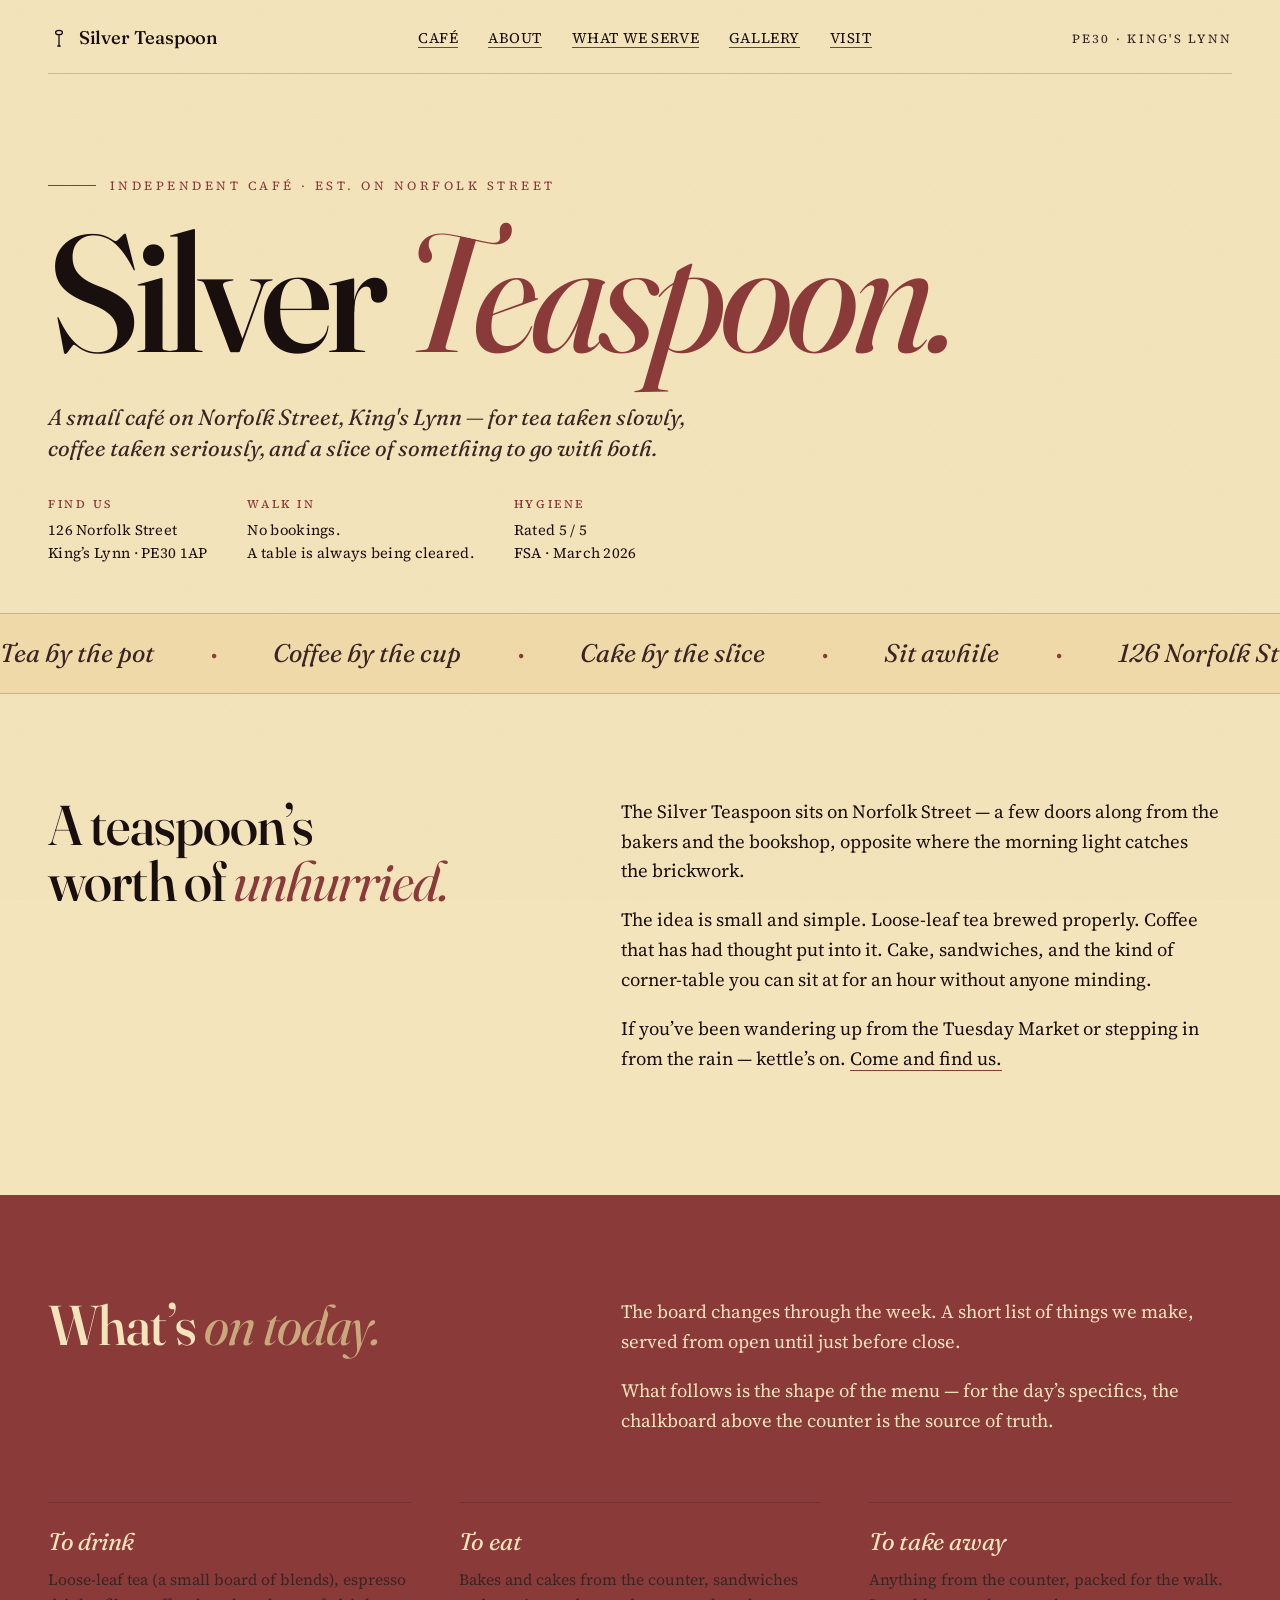
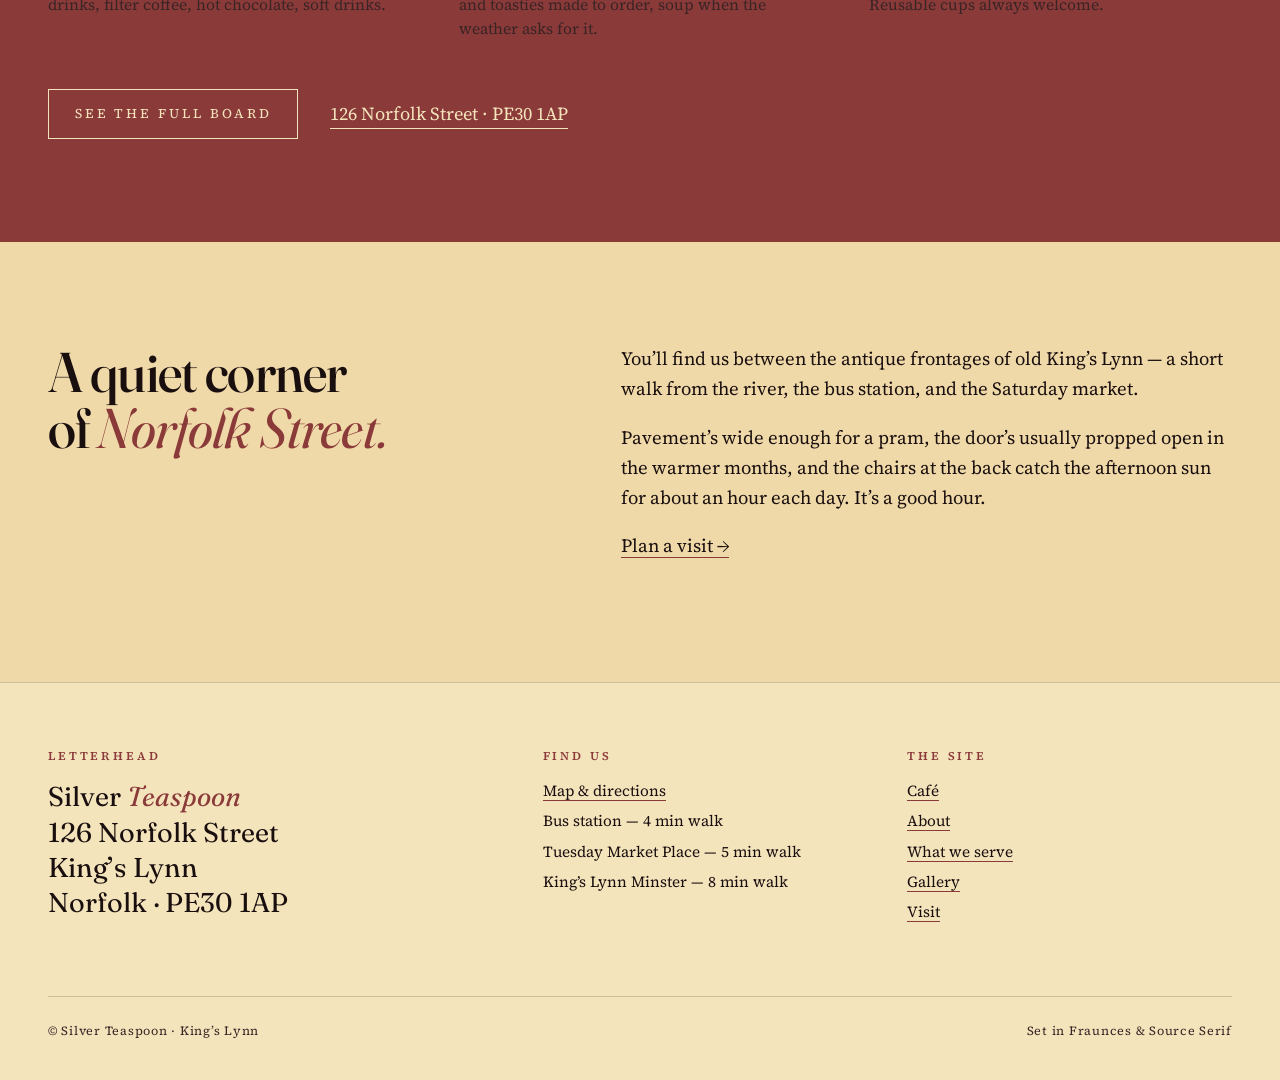
<file: index.html>
<!doctype html>
<html lang="en-GB">
<head>
<meta charset="utf-8">
<meta name="viewport" content="width=device-width, initial-scale=1">
<title>Silver Teaspoon — independent café, Norfolk Street, King's Lynn</title>
<meta name="description" content="Silver Teaspoon is an independent café at 126 Norfolk Street, King's Lynn (PE30 1AP). Tea by the pot, coffee by the cup, cake by the slice.">
<link rel="preconnect" href="https://fonts.googleapis.com">
<link rel="preconnect" href="https://fonts.gstatic.com" crossorigin>
<link href="https://fonts.googleapis.com/css2?family=Fraunces:opsz,wght@9..144,400;9..144,500;9..144,700;9..144,900&family=Source+Serif+4:opsz,wght@8..60,400;8..60,500;8..60,600&display=swap" rel="stylesheet">
<link rel="stylesheet" href="style.css">
</head>
<body>
<a href="#main" class="skip">Skip to content</a>

<div class="wrap">
  <nav class="nav" aria-label="Primary">
    <a href="index.html" class="mark" aria-label="Silver Teaspoon home">
      <svg width="22" height="22" viewBox="0 0 22 22" aria-hidden="true">
        <g fill="none" stroke="currentColor" stroke-width="1.3" stroke-linecap="round">
          <ellipse cx="11" cy="5.5" rx="3.4" ry="2.2"/>
          <path d="M11 7.7 L11 19"/>
          <path d="M9.8 19 L12.2 19"/>
        </g>
      </svg>
      Silver Teaspoon
    </a>
    <ul>
      <li><a href="index.html" class="link" aria-current="page">Café</a></li>
      <li><a href="about.html" class="link">About</a></li>
      <li><a href="services.html" class="link">What we serve</a></li>
      <li><a href="gallery.html" class="link">Gallery</a></li>
      <li><a href="contact.html" class="link">Visit</a></li>
    </ul>
    <span class="post">PE30 · King's Lynn</span>
  </nav>
</div>

<main id="main">
  <section class="hero wrap">
    <p class="kicker">Independent café · Est. on Norfolk Street</p>
    <h1>Silver <em>Teaspoon.</em></h1>
    <p class="lede">A small café on Norfolk Street, King's Lynn — for tea taken slowly, coffee taken seriously, and a slice of something to go with both.</p>
    <div class="meta">
      <div><b>Find us</b>126 Norfolk Street<br>King&rsquo;s Lynn · PE30 1AP</div>
      <div><b>Walk in</b>No bookings.<br>A table is always being cleared.</div>
      <div><b>Hygiene</b>Rated 5 / 5<br>FSA · March 2026</div>
    </div>
  </section>

  <div class="marquee" aria-hidden="true">
    <div class="marquee__track">
      <span>Tea by the pot</span>
      <span>Coffee by the cup</span>
      <span>Cake by the slice</span>
      <span>Sit awhile</span>
      <span>126 Norfolk Street</span>
      <span>King&rsquo;s Lynn · PE30</span>
      <span>Tea by the pot</span>
      <span>Coffee by the cup</span>
      <span>Cake by the slice</span>
      <span>Sit awhile</span>
      <span>126 Norfolk Street</span>
      <span>King&rsquo;s Lynn · PE30</span>
    </div>
  </div>

  <section class="slab wrap reveal">
    <div class="split">
      <h2>A teaspoon&rsquo;s worth of <em>unhurried.</em></h2>
      <div class="body">
        <p>The Silver Teaspoon sits on Norfolk Street — a few doors along from the bakers and the bookshop, opposite where the morning light catches the brickwork.</p>
        <p>The idea is small and simple. Loose-leaf tea brewed properly. Coffee that has had thought put into it. Cake, sandwiches, and the kind of corner-table you can sit at for an hour without anyone minding.</p>
        <p>If you&rsquo;ve been wandering up from the Tuesday Market or stepping in from the rain — kettle&rsquo;s on. <a href="contact.html" class="link">Come and find us.</a></p>
      </div>
    </div>
  </section>

  <section class="slab slab--ox reveal">
    <div class="wrap">
      <div class="split">
        <h2>What&rsquo;s <em>on today.</em></h2>
        <div class="body">
          <p>The board changes through the week. A short list of things we make, served from open until just before close.</p>
          <p>What follows is the shape of the menu — for the day&rsquo;s specifics, the chalkboard above the counter is the source of truth.</p>
        </div>
      </div>
      <div class="today">
        <article class="reveal">
          <h3>To drink</h3>
          <p>Loose-leaf tea (a small board of blends), espresso drinks, filter coffee, hot chocolate, soft drinks.</p>
        </article>
        <article class="reveal">
          <h3>To eat</h3>
          <p>Bakes and cakes from the counter, sandwiches and toasties made to order, soup when the weather asks for it.</p>
        </article>
        <article class="reveal">
          <h3>To take away</h3>
          <p>Anything from the counter, packed for the walk. Reusable cups always welcome.</p>
        </article>
      </div>
      <div class="cta-row">
        <a href="services.html" class="btn">See the full board</a>
        <a href="contact.html" class="link">126 Norfolk Street · PE30 1AP</a>
      </div>
    </div>
  </section>

  <section class="slab slab--paper2 reveal">
    <div class="wrap">
      <div class="split">
        <h2>A quiet corner of <em>Norfolk Street.</em></h2>
        <div class="body">
          <p>You&rsquo;ll find us between the antique frontages of old King&rsquo;s Lynn — a short walk from the river, the bus station, and the Saturday market.</p>
          <p>Pavement&rsquo;s wide enough for a pram, the door&rsquo;s usually propped open in the warmer months, and the chairs at the back catch the afternoon sun for about an hour each day. It&rsquo;s a good hour.</p>
          <p><a href="contact.html" class="link">Plan a visit →</a></p>
        </div>
      </div>
    </div>
  </section>
</main>

<footer class="foot">
  <div class="wrap">
    <div class="foot-grid">
      <div>
        <h4>Letterhead</h4>
        <p class="letterhead">Silver <em>Teaspoon</em><br>126 Norfolk Street<br>King&rsquo;s Lynn<br>Norfolk · PE30 1AP</p>
      </div>
      <div>
        <h4>Find us</h4>
        <ul>
          <li><a href="contact.html" class="link">Map &amp; directions</a></li>
          <li>Bus station — 4 min walk</li>
          <li>Tuesday Market Place — 5 min walk</li>
          <li>King&rsquo;s Lynn Minster — 8 min walk</li>
        </ul>
      </div>
      <div>
        <h4>The site</h4>
        <ul>
          <li><a href="index.html" class="link">Café</a></li>
          <li><a href="about.html" class="link">About</a></li>
          <li><a href="services.html" class="link">What we serve</a></li>
          <li><a href="gallery.html" class="link">Gallery</a></li>
          <li><a href="contact.html" class="link">Visit</a></li>
        </ul>
      </div>
    </div>
    <div class="colophon">
      <span>&copy; Silver Teaspoon · King&rsquo;s Lynn</span>
      <span>Set in Fraunces &amp; Source Serif</span>
    </div>
  </div>
</footer>

</body>
</html>
</file>
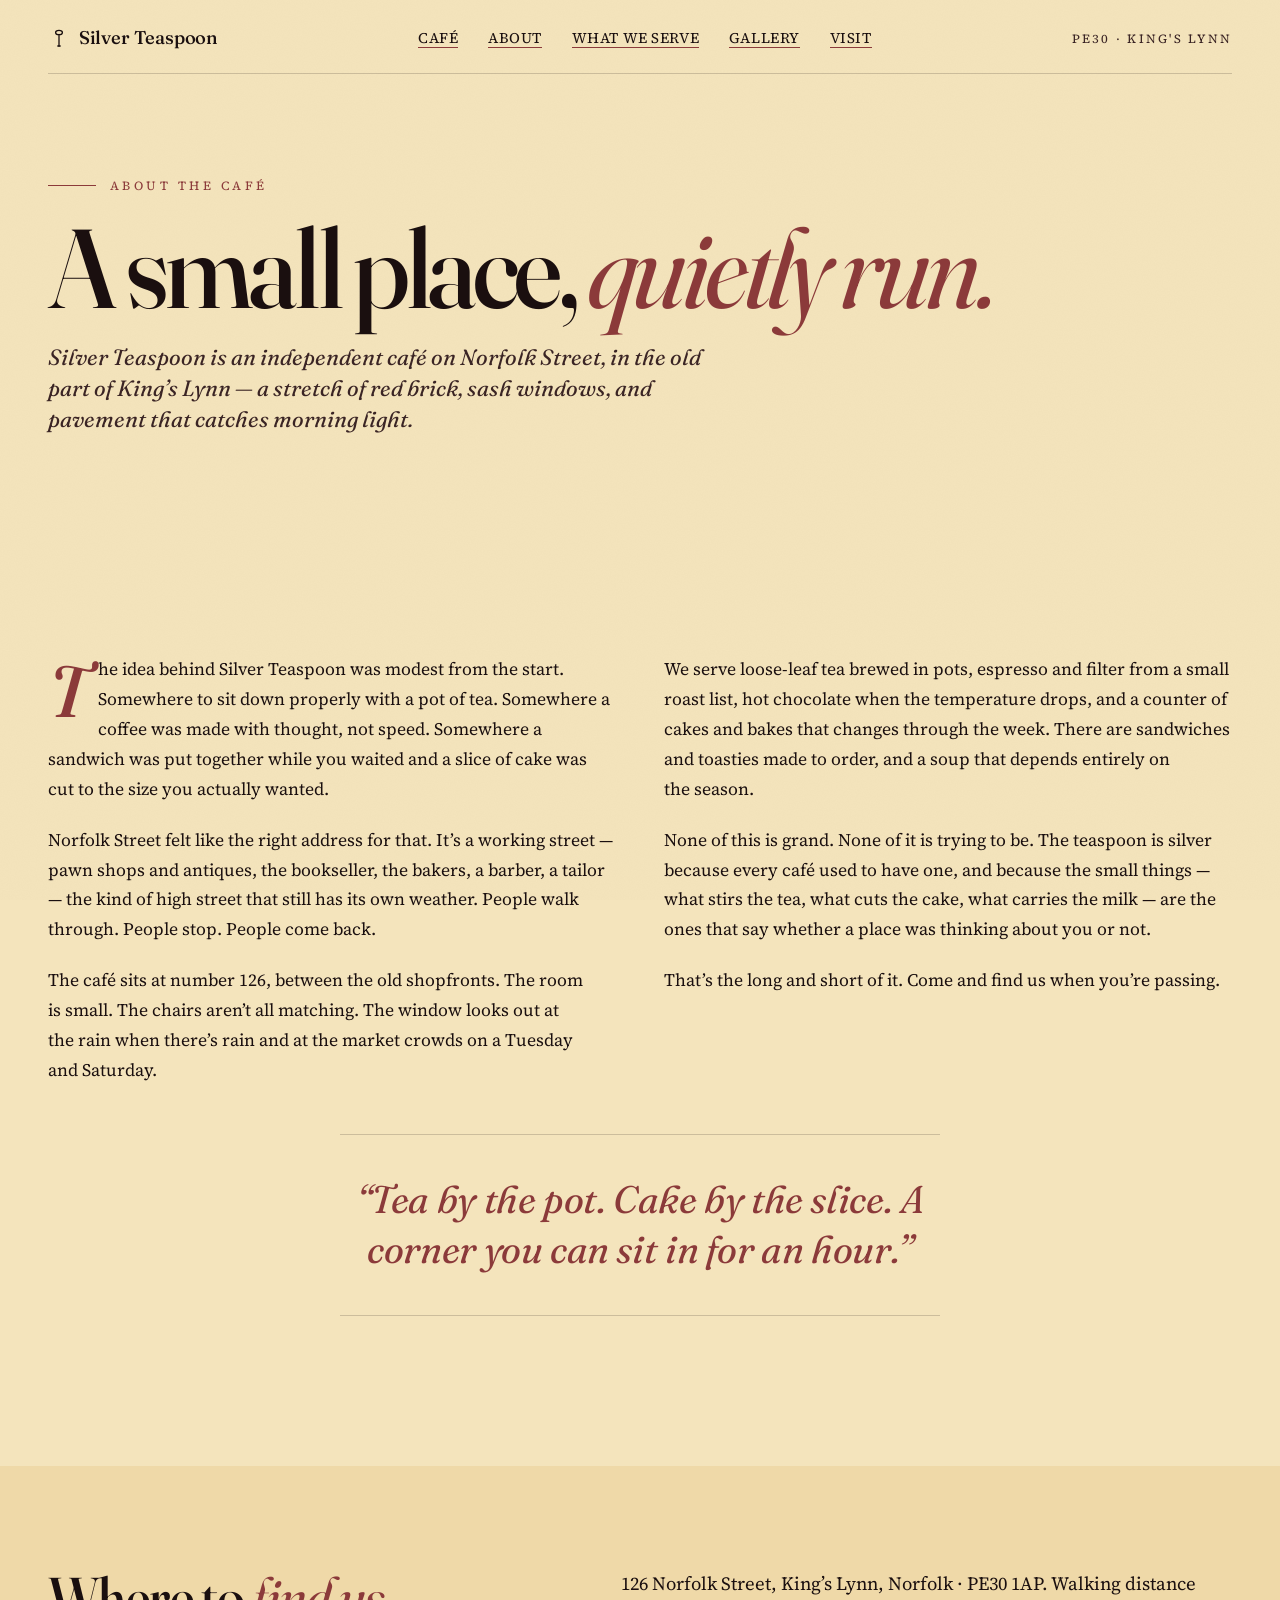
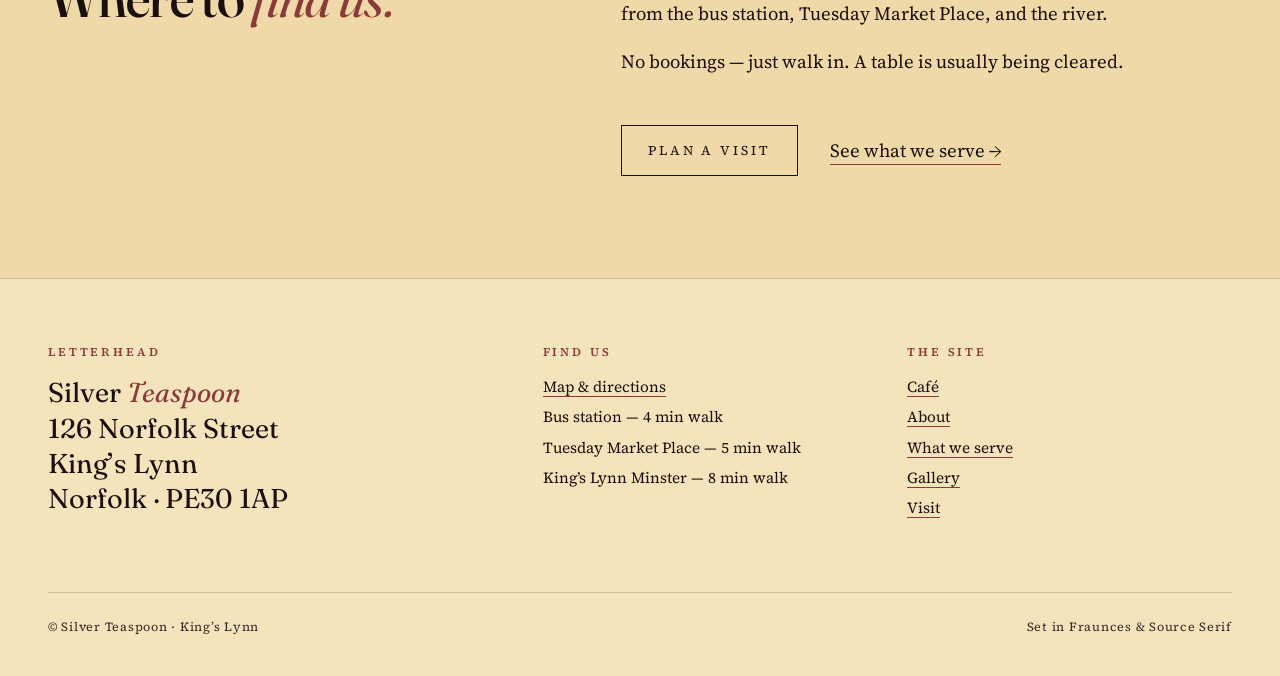
<file: about.html>
<!doctype html>
<html lang="en-GB">
<head>
<meta charset="utf-8">
<meta name="viewport" content="width=device-width, initial-scale=1">
<title>About — Silver Teaspoon · King's Lynn</title>
<meta name="description" content="About Silver Teaspoon — an independent café on Norfolk Street, King's Lynn. Tea, coffee, cake, slow mornings.">
<link rel="preconnect" href="https://fonts.googleapis.com">
<link rel="preconnect" href="https://fonts.gstatic.com" crossorigin>
<link href="https://fonts.googleapis.com/css2?family=Fraunces:opsz,wght@9..144,400;9..144,500;9..144,700;9..144,900&family=Source+Serif+4:opsz,wght@8..60,400;8..60,500;8..60,600&display=swap" rel="stylesheet">
<link rel="stylesheet" href="style.css">
</head>
<body>
<a href="#main" class="skip">Skip to content</a>

<div class="wrap">
  <nav class="nav" aria-label="Primary">
    <a href="index.html" class="mark" aria-label="Silver Teaspoon home">
      <svg width="22" height="22" viewBox="0 0 22 22" aria-hidden="true">
        <g fill="none" stroke="currentColor" stroke-width="1.3" stroke-linecap="round">
          <ellipse cx="11" cy="5.5" rx="3.4" ry="2.2"/>
          <path d="M11 7.7 L11 19"/>
          <path d="M9.8 19 L12.2 19"/>
        </g>
      </svg>
      Silver Teaspoon
    </a>
    <ul>
      <li><a href="index.html" class="link">Café</a></li>
      <li><a href="about.html" class="link" aria-current="page">About</a></li>
      <li><a href="services.html" class="link">What we serve</a></li>
      <li><a href="gallery.html" class="link">Gallery</a></li>
      <li><a href="contact.html" class="link">Visit</a></li>
    </ul>
    <span class="post">PE30 · King's Lynn</span>
  </nav>
</div>

<main id="main">
  <section class="hero hero--inner wrap">
    <p class="kicker">About the café</p>
    <h1>A small place, <em>quietly run.</em></h1>
    <p class="lede">Silver Teaspoon is an independent café on Norfolk Street, in the old part of King&rsquo;s Lynn — a stretch of red brick, sash windows, and pavement that catches morning light.</p>
  </section>

  <section class="slab wrap reveal">
    <div class="story">
      <p>The idea behind Silver Teaspoon was modest from the start. Somewhere to sit down properly with a pot of tea. Somewhere a coffee was made with thought, not speed. Somewhere a sandwich was put together while you waited and a slice of cake was cut to the size you actually wanted.</p>
      <p>Norfolk Street felt like the right address for that. It&rsquo;s a working street — pawn shops and antiques, the bookseller, the bakers, a barber, a tailor — the kind of high street that still has its own weather. People walk through. People stop. People come back.</p>
      <p>The café sits at number 126, between the old shopfronts. The room is small. The chairs aren&rsquo;t all matching. The window looks out at the rain when there&rsquo;s rain and at the market crowds on a Tuesday and Saturday.</p>
      <p>We serve loose-leaf tea brewed in pots, espresso and filter from a small roast list, hot chocolate when the temperature drops, and a counter of cakes and bakes that changes through the week. There are sandwiches and toasties made to order, and a soup that depends entirely on the season.</p>
      <p>None of this is grand. None of it is trying to be. The teaspoon is silver because every café used to have one, and because the small things — what stirs the tea, what cuts the cake, what carries the milk — are the ones that say whether a place was thinking about you or not.</p>
      <p>That&rsquo;s the long and short of it. Come and find us when you&rsquo;re passing.</p>
    </div>

    <blockquote class="pull reveal">&ldquo;Tea by the pot. Cake by the slice. A corner you can sit in for an hour.&rdquo;</blockquote>
  </section>

  <section class="slab slab--paper2 reveal">
    <div class="wrap">
      <div class="split">
        <h2>Where to <em>find us.</em></h2>
        <div class="body">
          <p>126 Norfolk Street, King&rsquo;s Lynn, Norfolk · PE30 1AP. Walking distance from the bus station, Tuesday Market Place, and the river.</p>
          <p>No bookings — just walk in. A table is usually being cleared.</p>
          <div class="cta-row">
            <a href="contact.html" class="btn">Plan a visit</a>
            <a href="services.html" class="link">See what we serve →</a>
          </div>
        </div>
      </div>
    </div>
  </section>
</main>

<footer class="foot">
  <div class="wrap">
    <div class="foot-grid">
      <div>
        <h4>Letterhead</h4>
        <p class="letterhead">Silver <em>Teaspoon</em><br>126 Norfolk Street<br>King&rsquo;s Lynn<br>Norfolk · PE30 1AP</p>
      </div>
      <div>
        <h4>Find us</h4>
        <ul>
          <li><a href="contact.html" class="link">Map &amp; directions</a></li>
          <li>Bus station — 4 min walk</li>
          <li>Tuesday Market Place — 5 min walk</li>
          <li>King&rsquo;s Lynn Minster — 8 min walk</li>
        </ul>
      </div>
      <div>
        <h4>The site</h4>
        <ul>
          <li><a href="index.html" class="link">Café</a></li>
          <li><a href="about.html" class="link">About</a></li>
          <li><a href="services.html" class="link">What we serve</a></li>
          <li><a href="gallery.html" class="link">Gallery</a></li>
          <li><a href="contact.html" class="link">Visit</a></li>
        </ul>
      </div>
    </div>
    <div class="colophon">
      <span>&copy; Silver Teaspoon · King&rsquo;s Lynn</span>
      <span>Set in Fraunces &amp; Source Serif</span>
    </div>
  </div>
</footer>

</body>
</html>
</file>
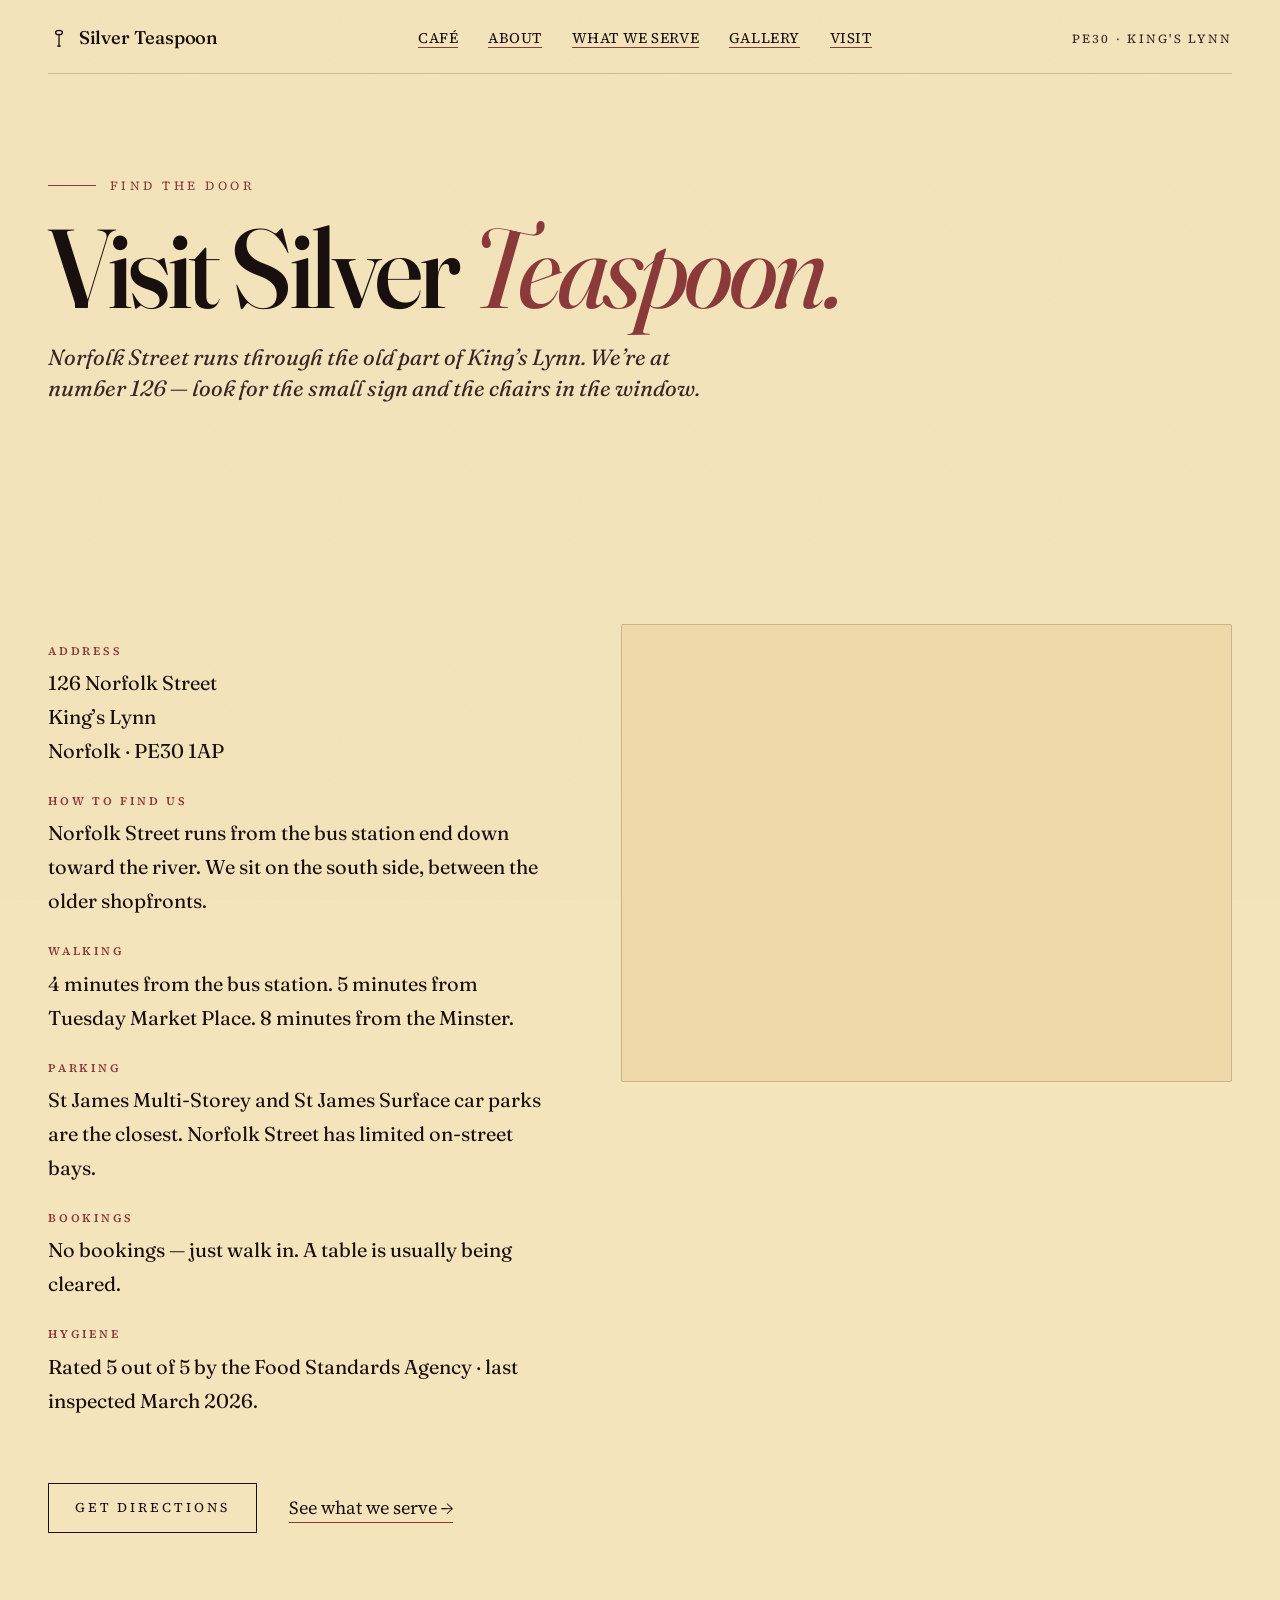
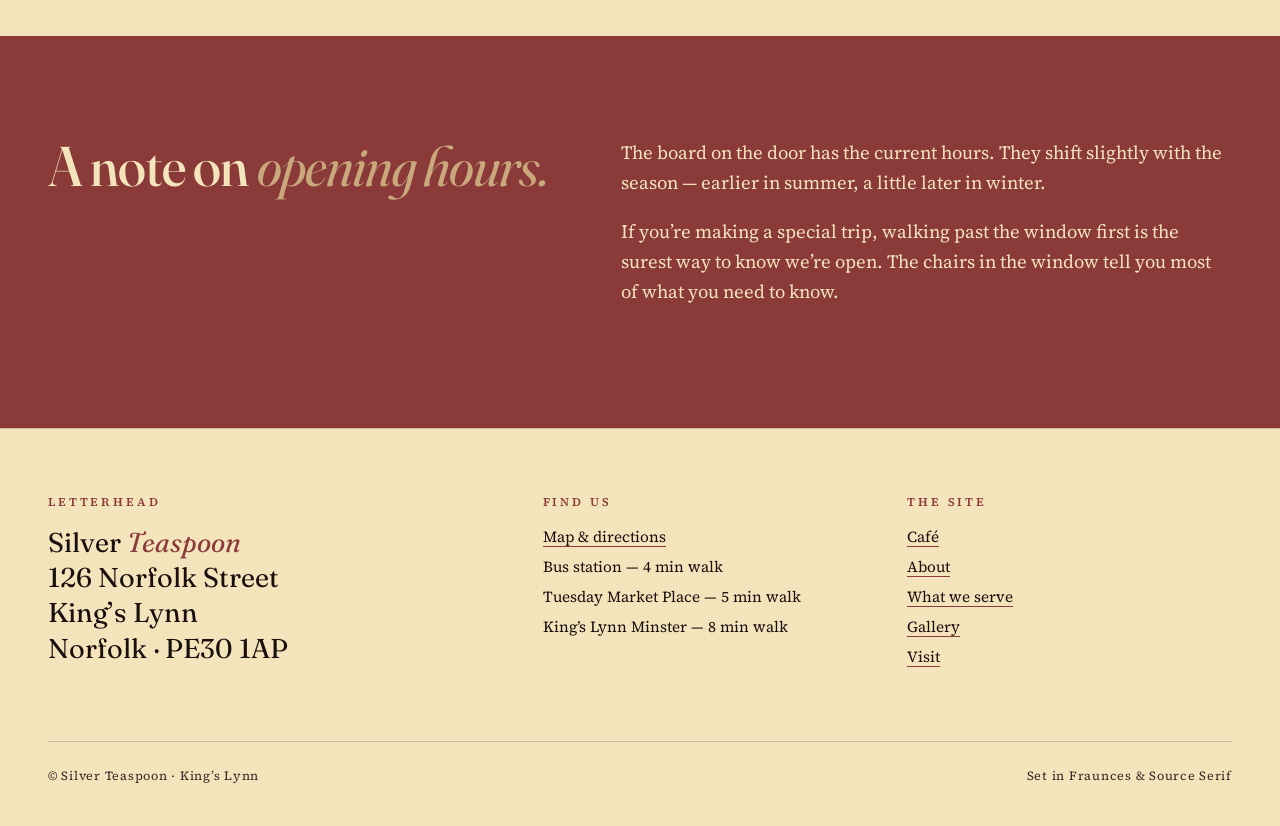
<file: contact.html>
<!doctype html>
<html lang="en-GB">
<head>
<meta charset="utf-8">
<meta name="viewport" content="width=device-width, initial-scale=1">
<title>Visit — Silver Teaspoon · 126 Norfolk Street, King's Lynn PE30 1AP</title>
<meta name="description" content="Visit Silver Teaspoon at 126 Norfolk Street, King's Lynn, Norfolk PE30 1AP. Map, directions, and how to find the door.">
<link rel="preconnect" href="https://fonts.googleapis.com">
<link rel="preconnect" href="https://fonts.gstatic.com" crossorigin>
<link href="https://fonts.googleapis.com/css2?family=Fraunces:opsz,wght@9..144,400;9..144,500;9..144,700;9..144,900&family=Source+Serif+4:opsz,wght@8..60,400;8..60,500;8..60,600&display=swap" rel="stylesheet">
<link rel="stylesheet" href="style.css">
</head>
<body>
<a href="#main" class="skip">Skip to content</a>

<div class="wrap">
  <nav class="nav" aria-label="Primary">
    <a href="index.html" class="mark" aria-label="Silver Teaspoon home">
      <svg width="22" height="22" viewBox="0 0 22 22" aria-hidden="true">
        <g fill="none" stroke="currentColor" stroke-width="1.3" stroke-linecap="round">
          <ellipse cx="11" cy="5.5" rx="3.4" ry="2.2"/>
          <path d="M11 7.7 L11 19"/>
          <path d="M9.8 19 L12.2 19"/>
        </g>
      </svg>
      Silver Teaspoon
    </a>
    <ul>
      <li><a href="index.html" class="link">Café</a></li>
      <li><a href="about.html" class="link">About</a></li>
      <li><a href="services.html" class="link">What we serve</a></li>
      <li><a href="gallery.html" class="link">Gallery</a></li>
      <li><a href="contact.html" class="link" aria-current="page">Visit</a></li>
    </ul>
    <span class="post">PE30 · King's Lynn</span>
  </nav>
</div>

<main id="main">
  <section class="hero hero--inner wrap">
    <p class="kicker">Find the door</p>
    <h1>Visit Silver <em>Teaspoon.</em></h1>
    <p class="lede">Norfolk Street runs through the old part of King&rsquo;s Lynn. We&rsquo;re at number 126 — look for the small sign and the chairs in the window.</p>
  </section>

  <section class="slab wrap reveal">
    <div class="contact-grid">
      <div class="contact-card">
        <dl>
          <dt>Address</dt>
          <dd>126 Norfolk Street<br>King&rsquo;s Lynn<br>Norfolk · PE30 1AP</dd>

          <dt>How to find us</dt>
          <dd>Norfolk Street runs from the bus station end down toward the river. We sit on the south side, between the older shopfronts.</dd>

          <dt>Walking</dt>
          <dd>4 minutes from the bus station. 5 minutes from Tuesday Market Place. 8 minutes from the Minster.</dd>

          <dt>Parking</dt>
          <dd>St James Multi-Storey and St James Surface car parks are the closest. Norfolk Street has limited on-street bays.</dd>

          <dt>Bookings</dt>
          <dd>No bookings — just walk in. A table is usually being cleared.</dd>

          <dt>Hygiene</dt>
          <dd>Rated 5 out of 5 by the Food Standards Agency · last inspected March 2026.</dd>
        </dl>
      </div>
      <div class="map reveal">
        <iframe
          src="https://maps.google.com/maps?q=126%20Norfolk%20Street%2C%20King%27s%20Lynn%20PE30%201AP&z=16&output=embed"
          title="Map showing Silver Teaspoon at 126 Norfolk Street, King's Lynn PE30 1AP"
          loading="lazy"
          referrerpolicy="no-referrer-when-downgrade">
        </iframe>
      </div>
    </div>

    <div class="cta-row">
      <a href="https://www.google.com/maps/dir/?api=1&destination=126+Norfolk+Street+King%27s+Lynn+PE30+1AP" class="btn" target="_blank" rel="noopener">Get directions</a>
      <a href="services.html" class="link">See what we serve →</a>
    </div>
  </section>

  <section class="slab slab--ox reveal">
    <div class="wrap">
      <div class="split">
        <h2>A note on <em>opening hours.</em></h2>
        <div class="body">
          <p>The board on the door has the current hours. They shift slightly with the season — earlier in summer, a little later in winter.</p>
          <p>If you&rsquo;re making a special trip, walking past the window first is the surest way to know we&rsquo;re open. The chairs in the window tell you most of what you need to know.</p>
        </div>
      </div>
    </div>
  </section>
</main>

<footer class="foot">
  <div class="wrap">
    <div class="foot-grid">
      <div>
        <h4>Letterhead</h4>
        <p class="letterhead">Silver <em>Teaspoon</em><br>126 Norfolk Street<br>King&rsquo;s Lynn<br>Norfolk · PE30 1AP</p>
      </div>
      <div>
        <h4>Find us</h4>
        <ul>
          <li><a href="contact.html" class="link">Map &amp; directions</a></li>
          <li>Bus station — 4 min walk</li>
          <li>Tuesday Market Place — 5 min walk</li>
          <li>King&rsquo;s Lynn Minster — 8 min walk</li>
        </ul>
      </div>
      <div>
        <h4>The site</h4>
        <ul>
          <li><a href="index.html" class="link">Café</a></li>
          <li><a href="about.html" class="link">About</a></li>
          <li><a href="services.html" class="link">What we serve</a></li>
          <li><a href="gallery.html" class="link">Gallery</a></li>
          <li><a href="contact.html" class="link">Visit</a></li>
        </ul>
      </div>
    </div>
    <div class="colophon">
      <span>&copy; Silver Teaspoon · King&rsquo;s Lynn</span>
      <span>Set in Fraunces &amp; Source Serif</span>
    </div>
  </div>
</footer>

</body>
</html>
</file>
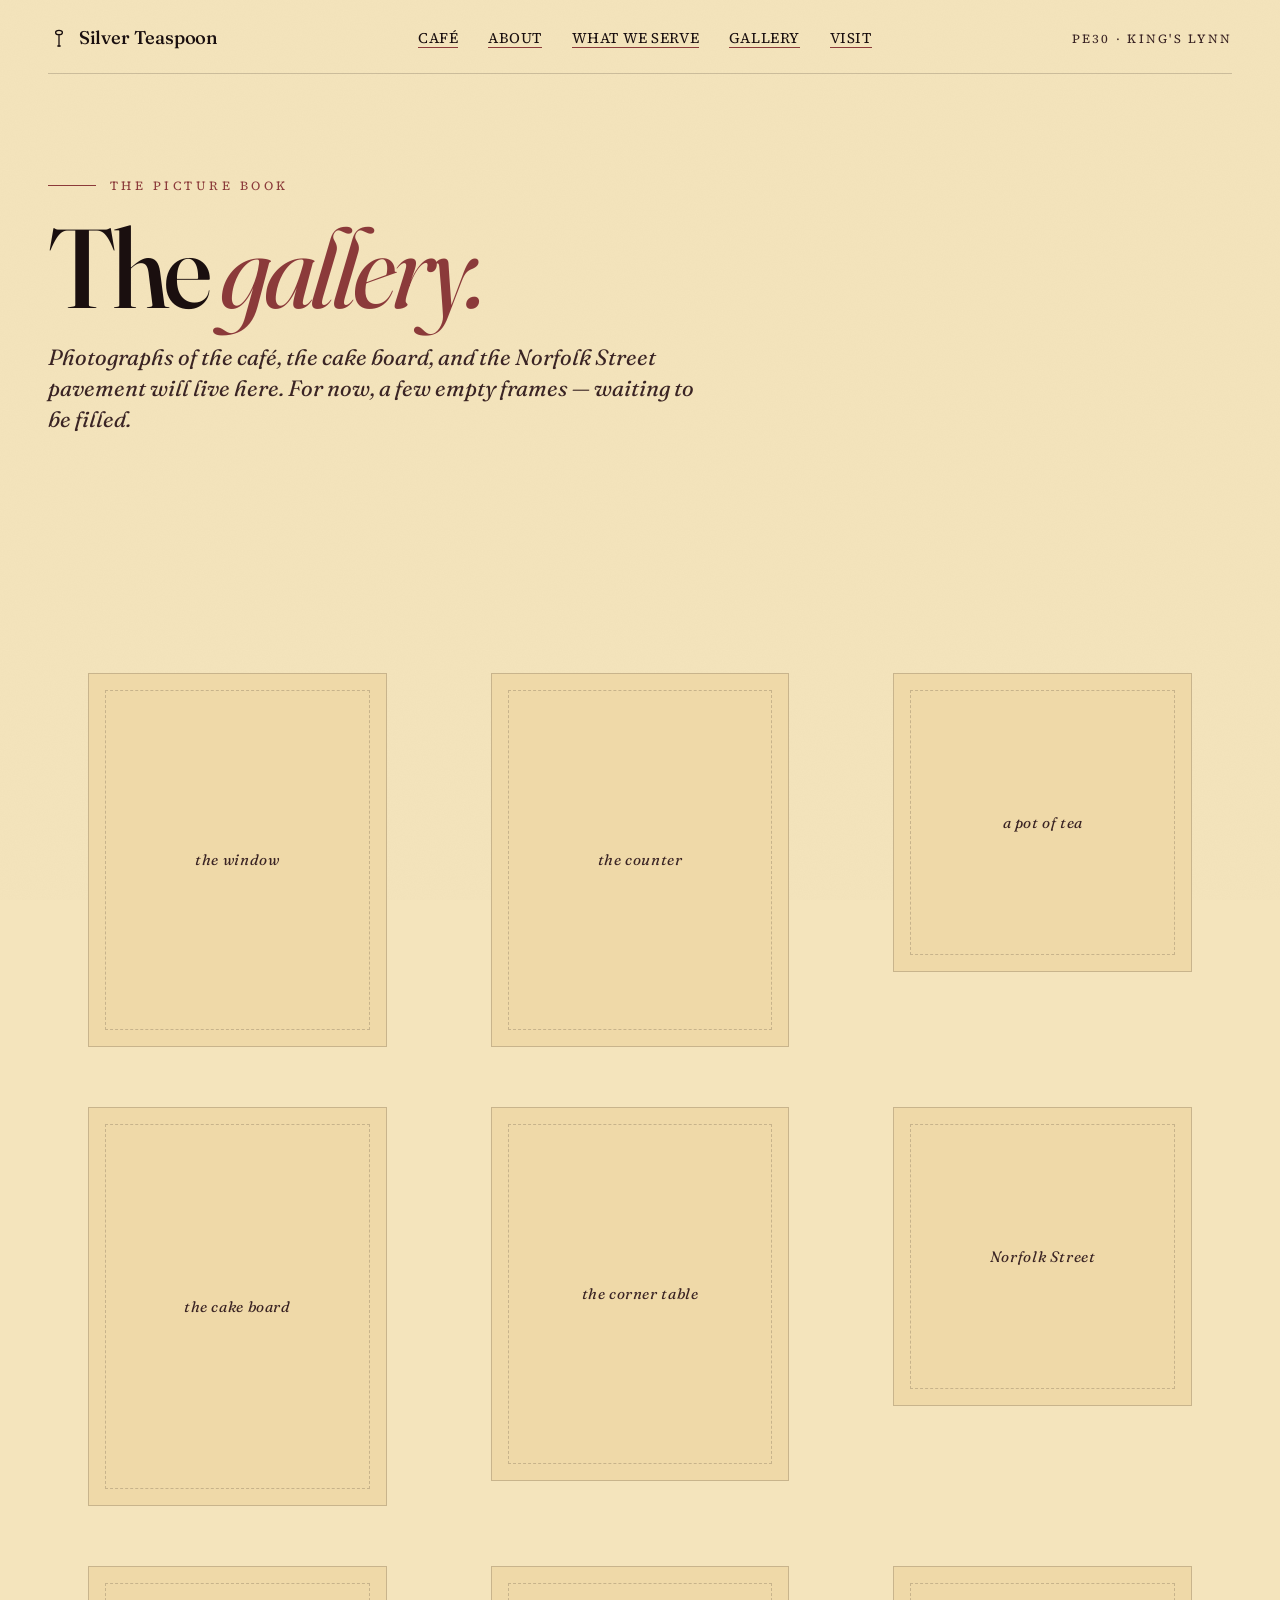
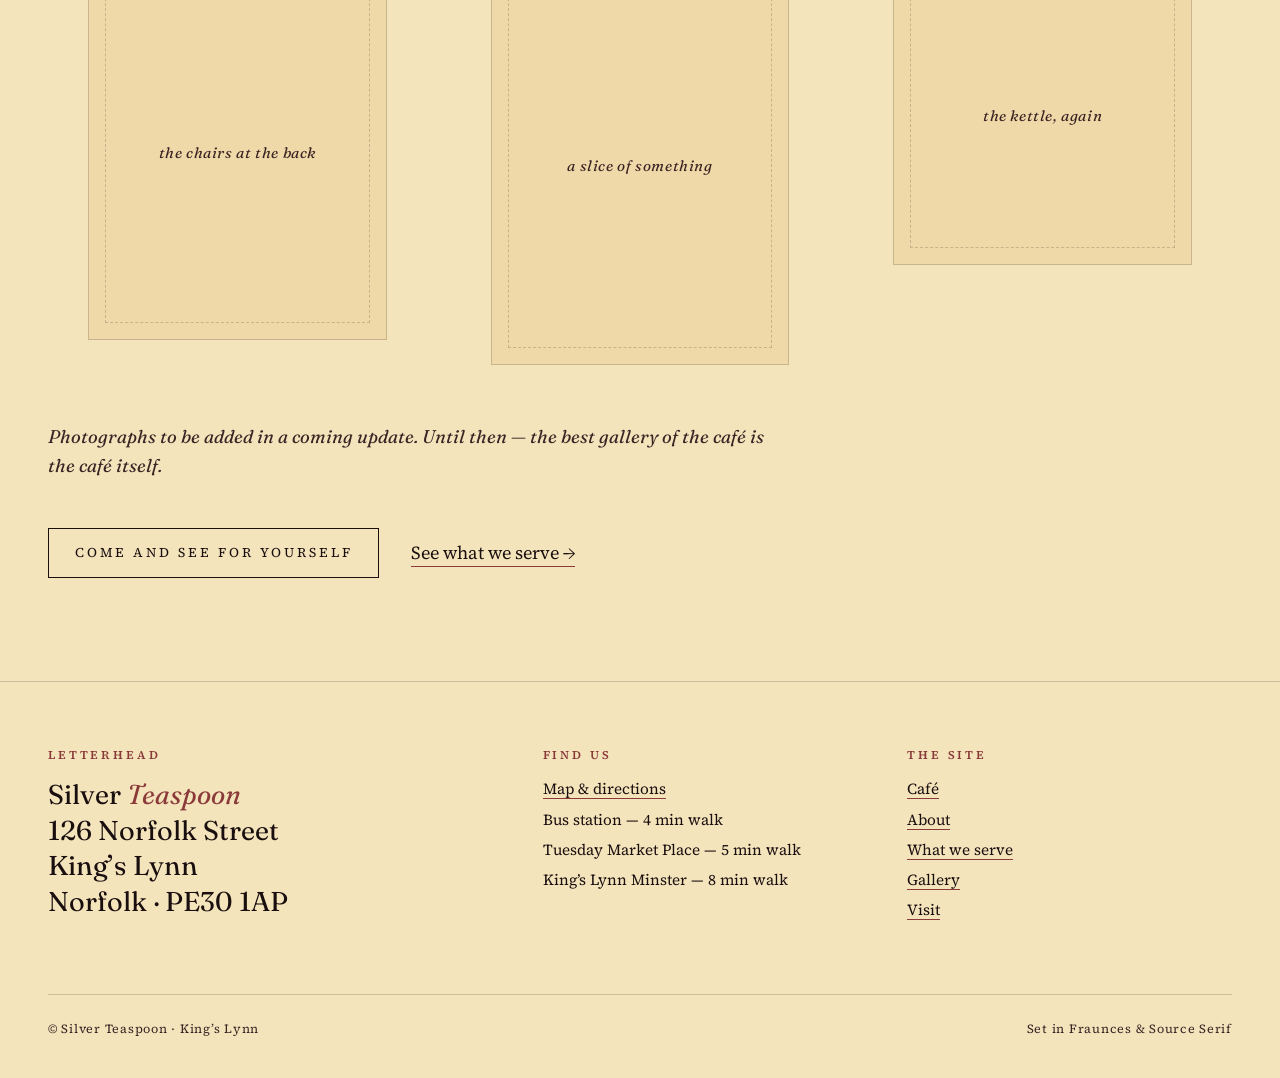
<file: gallery.html>
<!doctype html>
<html lang="en-GB">
<head>
<meta charset="utf-8">
<meta name="viewport" content="width=device-width, initial-scale=1">
<title>Gallery — Silver Teaspoon · King's Lynn</title>
<meta name="description" content="The Silver Teaspoon gallery — a placeholder waiting for photographs of the café, the cakes, and Norfolk Street.">
<link rel="preconnect" href="https://fonts.googleapis.com">
<link rel="preconnect" href="https://fonts.gstatic.com" crossorigin>
<link href="https://fonts.googleapis.com/css2?family=Fraunces:opsz,wght@9..144,400;9..144,500;9..144,700;9..144,900&family=Source+Serif+4:opsz,wght@8..60,400;8..60,500;8..60,600&display=swap" rel="stylesheet">
<link rel="stylesheet" href="style.css">
</head>
<body>
<a href="#main" class="skip">Skip to content</a>

<div class="wrap">
  <nav class="nav" aria-label="Primary">
    <a href="index.html" class="mark" aria-label="Silver Teaspoon home">
      <svg width="22" height="22" viewBox="0 0 22 22" aria-hidden="true">
        <g fill="none" stroke="currentColor" stroke-width="1.3" stroke-linecap="round">
          <ellipse cx="11" cy="5.5" rx="3.4" ry="2.2"/>
          <path d="M11 7.7 L11 19"/>
          <path d="M9.8 19 L12.2 19"/>
        </g>
      </svg>
      Silver Teaspoon
    </a>
    <ul>
      <li><a href="index.html" class="link">Café</a></li>
      <li><a href="about.html" class="link">About</a></li>
      <li><a href="services.html" class="link">What we serve</a></li>
      <li><a href="gallery.html" class="link" aria-current="page">Gallery</a></li>
      <li><a href="contact.html" class="link">Visit</a></li>
    </ul>
    <span class="post">PE30 · King's Lynn</span>
  </nav>
</div>

<main id="main">
  <section class="hero hero--inner wrap">
    <p class="kicker">The picture book</p>
    <h1>The <em>gallery.</em></h1>
    <p class="lede">Photographs of the café, the cake board, and the Norfolk Street pavement will live here. For now, a few empty frames — waiting to be filled.</p>
  </section>

  <section class="slab wrap reveal">
    <div class="gallery-grid">
      <figure class="gallery-cell reveal"><span>the window</span></figure>
      <figure class="gallery-cell reveal"><span>the counter</span></figure>
      <figure class="gallery-cell reveal"><span>a pot of tea</span></figure>
      <figure class="gallery-cell reveal"><span>the cake board</span></figure>
      <figure class="gallery-cell reveal"><span>the corner table</span></figure>
      <figure class="gallery-cell reveal"><span>Norfolk Street</span></figure>
      <figure class="gallery-cell reveal"><span>the chairs at the back</span></figure>
      <figure class="gallery-cell reveal"><span>a slice of something</span></figure>
      <figure class="gallery-cell reveal"><span>the kettle, again</span></figure>
    </div>
    <p class="gallery-note">Photographs to be added in a coming update. Until then — the best gallery of the café is the café itself.</p>

    <div class="cta-row">
      <a href="contact.html" class="btn">Come and see for yourself</a>
      <a href="services.html" class="link">See what we serve →</a>
    </div>
  </section>
</main>

<footer class="foot">
  <div class="wrap">
    <div class="foot-grid">
      <div>
        <h4>Letterhead</h4>
        <p class="letterhead">Silver <em>Teaspoon</em><br>126 Norfolk Street<br>King&rsquo;s Lynn<br>Norfolk · PE30 1AP</p>
      </div>
      <div>
        <h4>Find us</h4>
        <ul>
          <li><a href="contact.html" class="link">Map &amp; directions</a></li>
          <li>Bus station — 4 min walk</li>
          <li>Tuesday Market Place — 5 min walk</li>
          <li>King&rsquo;s Lynn Minster — 8 min walk</li>
        </ul>
      </div>
      <div>
        <h4>The site</h4>
        <ul>
          <li><a href="index.html" class="link">Café</a></li>
          <li><a href="about.html" class="link">About</a></li>
          <li><a href="services.html" class="link">What we serve</a></li>
          <li><a href="gallery.html" class="link">Gallery</a></li>
          <li><a href="contact.html" class="link">Visit</a></li>
        </ul>
      </div>
    </div>
    <div class="colophon">
      <span>&copy; Silver Teaspoon · King&rsquo;s Lynn</span>
      <span>Set in Fraunces &amp; Source Serif</span>
    </div>
  </div>
</footer>

</body>
</html>
</file>
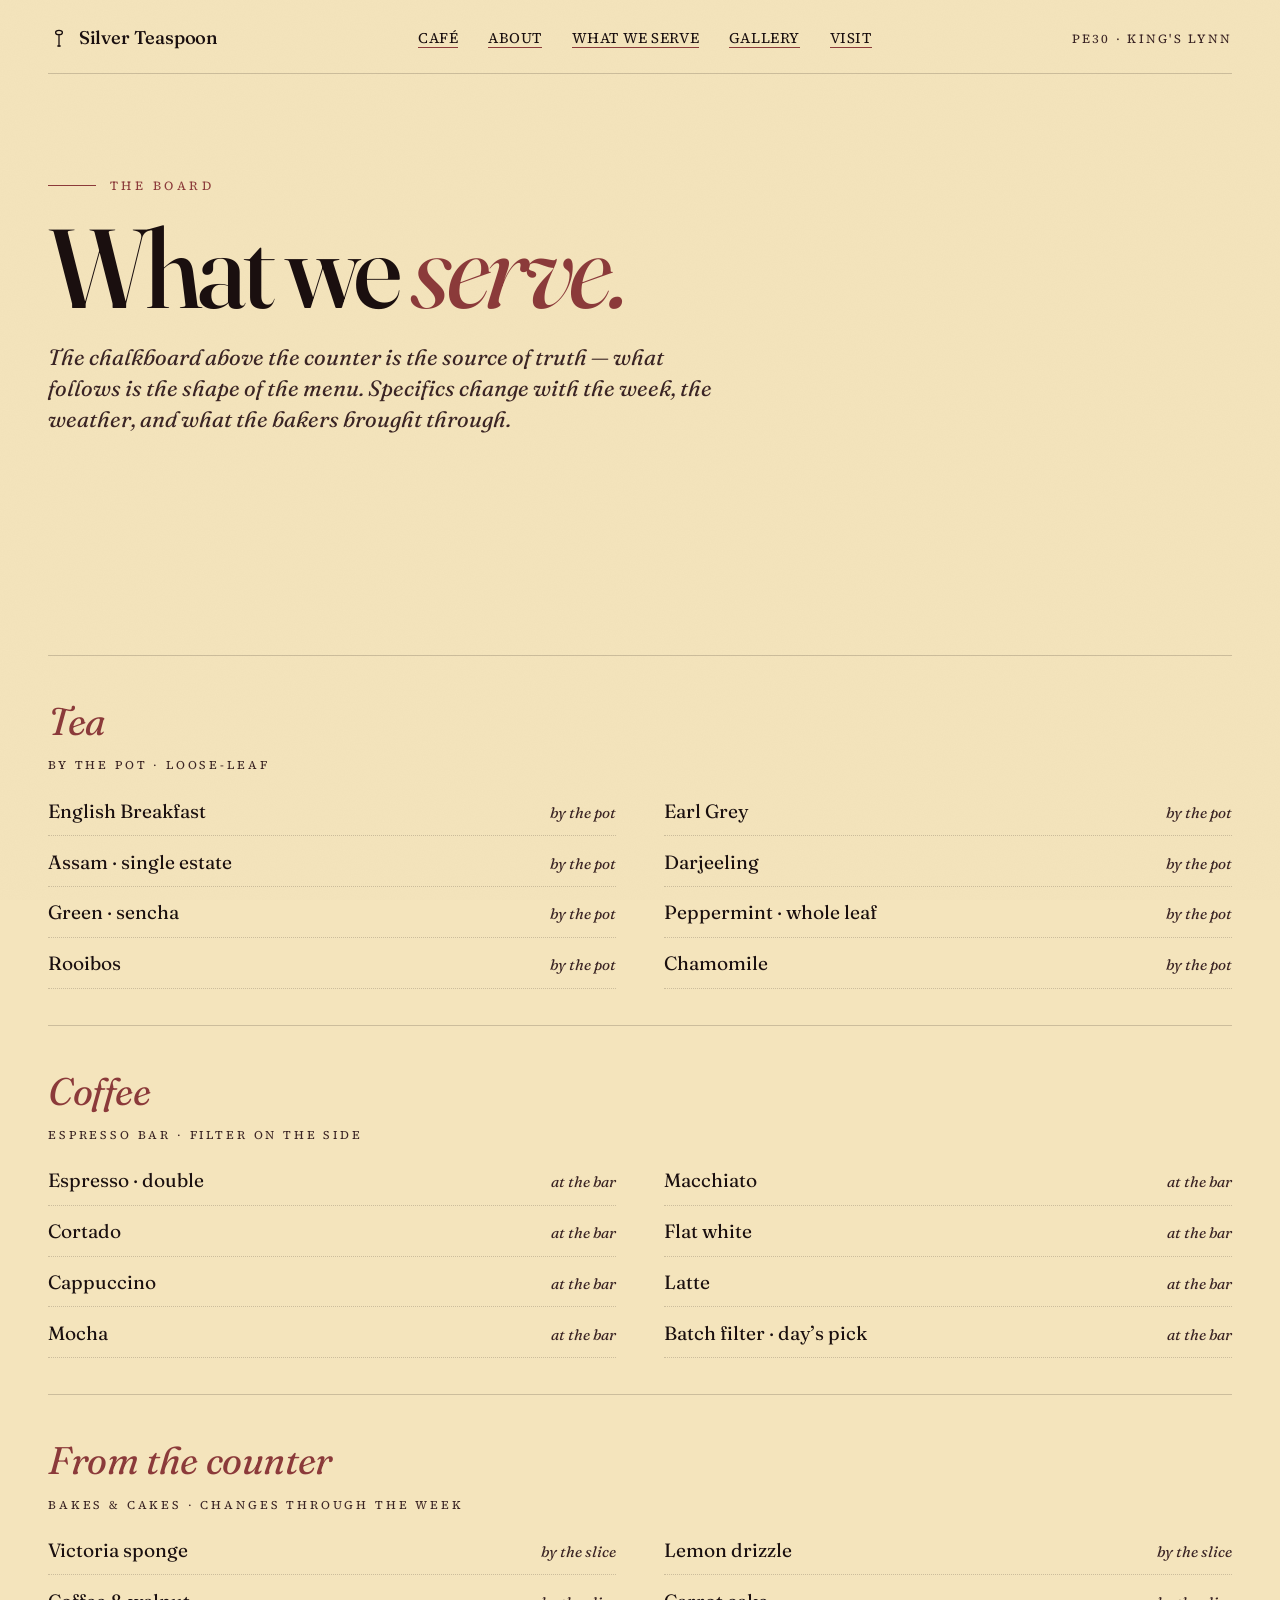
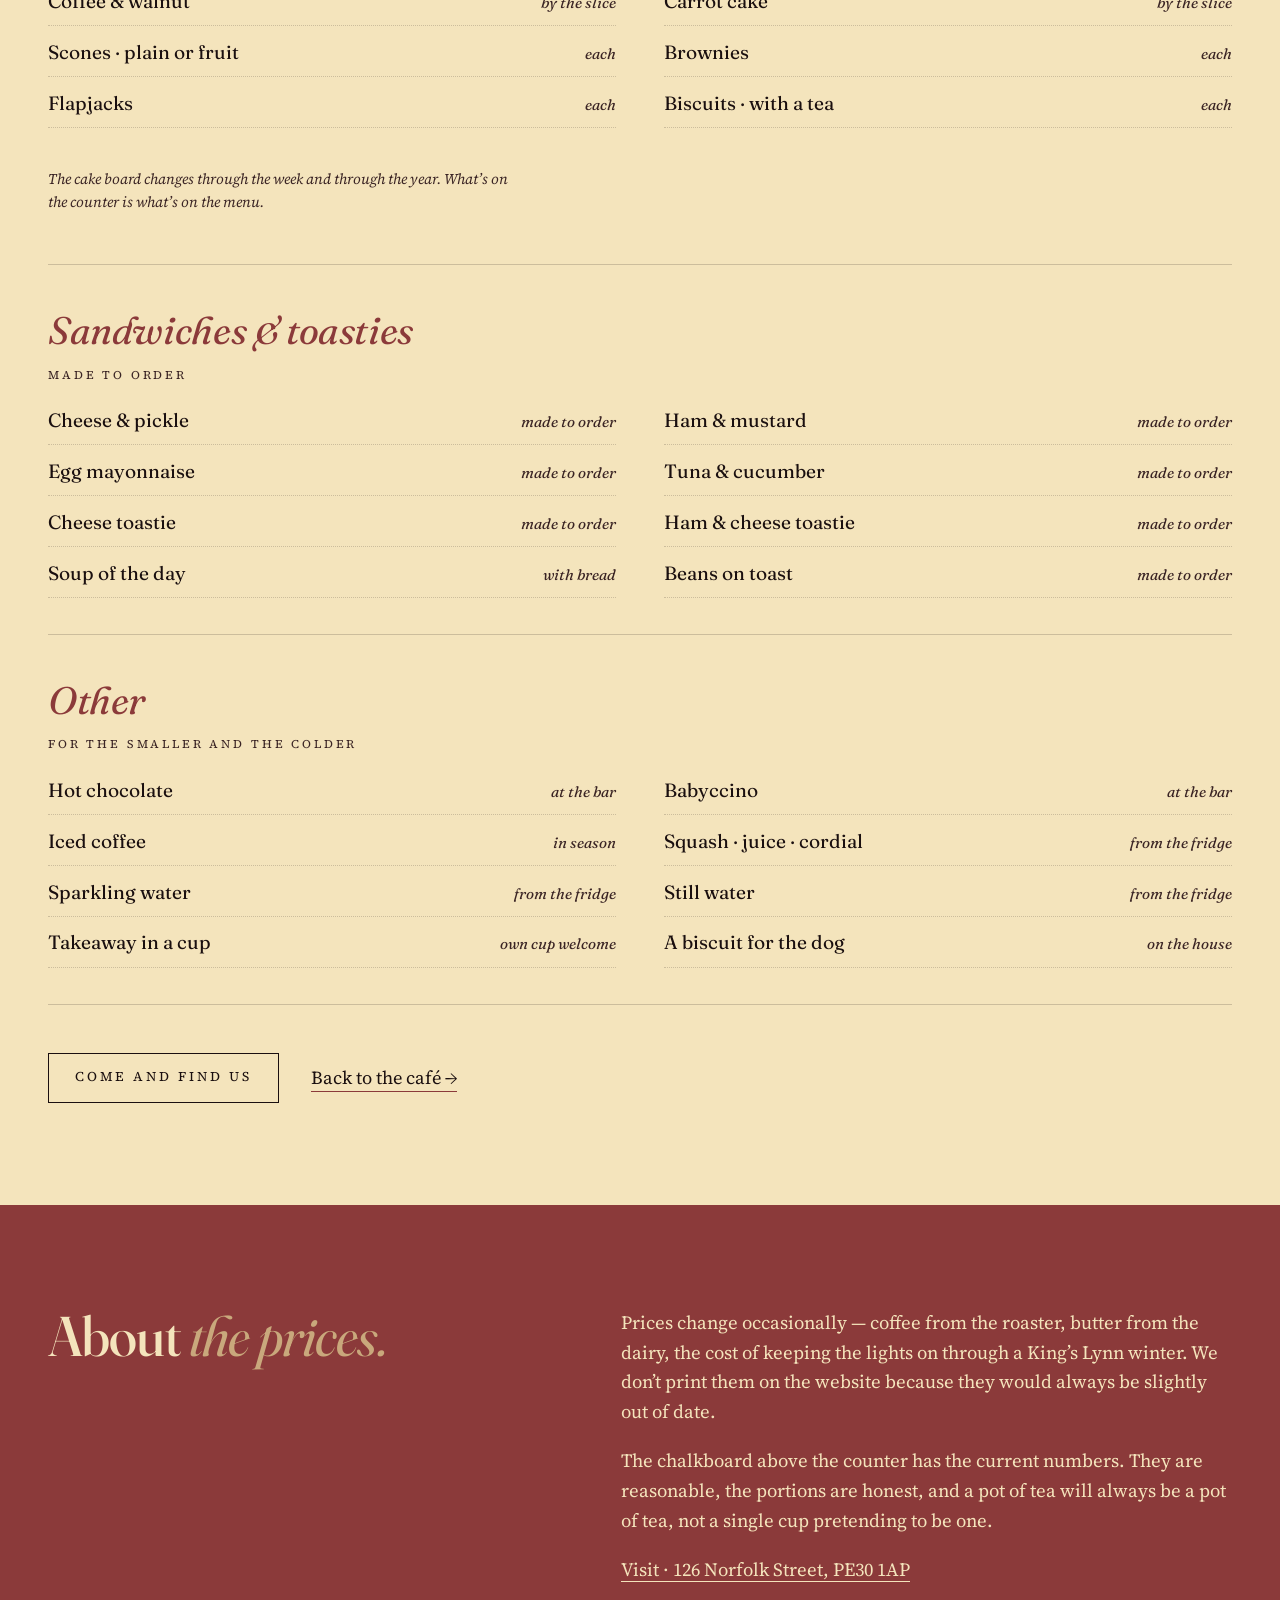
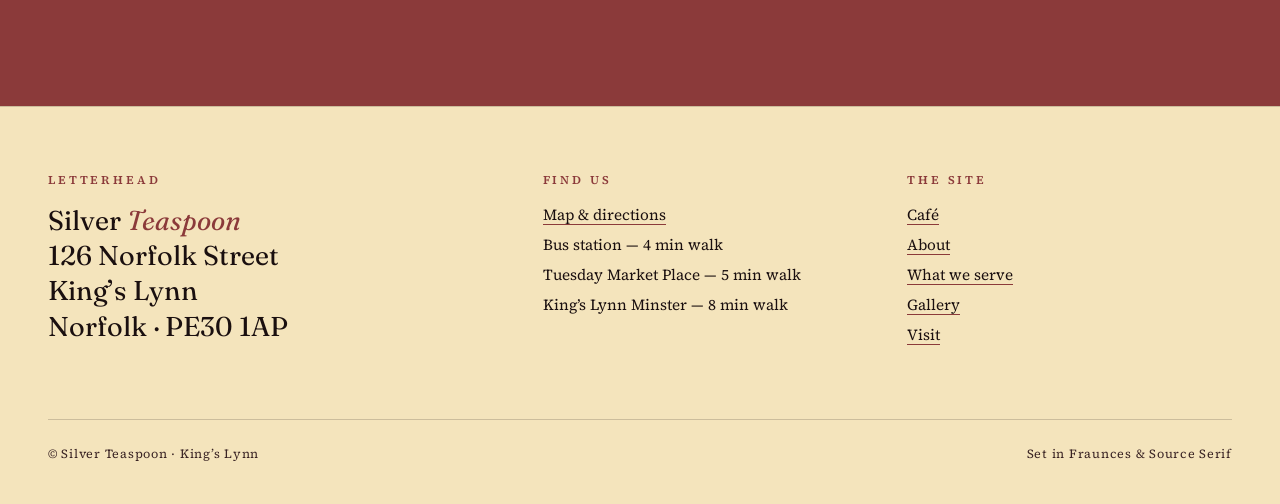
<file: services.html>
<!doctype html>
<html lang="en-GB">
<head>
<meta charset="utf-8">
<meta name="viewport" content="width=device-width, initial-scale=1">
<title>What we serve — Silver Teaspoon · King's Lynn</title>
<meta name="description" content="The Silver Teaspoon board: tea, coffee, cake, sandwiches. Served from open to just before close at 126 Norfolk Street, King's Lynn.">
<link rel="preconnect" href="https://fonts.googleapis.com">
<link rel="preconnect" href="https://fonts.gstatic.com" crossorigin>
<link href="https://fonts.googleapis.com/css2?family=Fraunces:opsz,wght@9..144,400;9..144,500;9..144,700;9..144,900&family=Source+Serif+4:opsz,wght@8..60,400;8..60,500;8..60,600&display=swap" rel="stylesheet">
<link rel="stylesheet" href="style.css">
</head>
<body>
<a href="#main" class="skip">Skip to content</a>

<div class="wrap">
  <nav class="nav" aria-label="Primary">
    <a href="index.html" class="mark" aria-label="Silver Teaspoon home">
      <svg width="22" height="22" viewBox="0 0 22 22" aria-hidden="true">
        <g fill="none" stroke="currentColor" stroke-width="1.3" stroke-linecap="round">
          <ellipse cx="11" cy="5.5" rx="3.4" ry="2.2"/>
          <path d="M11 7.7 L11 19"/>
          <path d="M9.8 19 L12.2 19"/>
        </g>
      </svg>
      Silver Teaspoon
    </a>
    <ul>
      <li><a href="index.html" class="link">Café</a></li>
      <li><a href="about.html" class="link">About</a></li>
      <li><a href="services.html" class="link" aria-current="page">What we serve</a></li>
      <li><a href="gallery.html" class="link">Gallery</a></li>
      <li><a href="contact.html" class="link">Visit</a></li>
    </ul>
    <span class="post">PE30 · King's Lynn</span>
  </nav>
</div>

<main id="main">
  <section class="hero hero--inner wrap">
    <p class="kicker">The board</p>
    <h1>What we <em>serve.</em></h1>
    <p class="lede">The chalkboard above the counter is the source of truth — what follows is the shape of the menu. Specifics change with the week, the weather, and what the bakers brought through.</p>
  </section>

  <section class="slab wrap reveal">
    <div class="broadsheet">

      <section class="reveal">
        <h3>Tea <small>By the pot · loose-leaf</small></h3>
        <ul>
          <li><span>English Breakfast</span><span>by the pot</span></li>
          <li><span>Earl Grey</span><span>by the pot</span></li>
          <li><span>Assam · single estate</span><span>by the pot</span></li>
          <li><span>Darjeeling</span><span>by the pot</span></li>
          <li><span>Green · sencha</span><span>by the pot</span></li>
          <li><span>Peppermint · whole leaf</span><span>by the pot</span></li>
          <li><span>Rooibos</span><span>by the pot</span></li>
          <li><span>Chamomile</span><span>by the pot</span></li>
        </ul>
      </section>

      <section class="reveal">
        <h3>Coffee <small>Espresso bar · filter on the side</small></h3>
        <ul>
          <li><span>Espresso · double</span><span>at the bar</span></li>
          <li><span>Macchiato</span><span>at the bar</span></li>
          <li><span>Cortado</span><span>at the bar</span></li>
          <li><span>Flat white</span><span>at the bar</span></li>
          <li><span>Cappuccino</span><span>at the bar</span></li>
          <li><span>Latte</span><span>at the bar</span></li>
          <li><span>Mocha</span><span>at the bar</span></li>
          <li><span>Batch filter · day&rsquo;s pick</span><span>at the bar</span></li>
        </ul>
      </section>

      <section class="reveal">
        <h3>From the counter <small>Bakes &amp; cakes · changes through the week</small></h3>
        <ul>
          <li><span>Victoria sponge</span><span>by the slice</span></li>
          <li><span>Lemon drizzle</span><span>by the slice</span></li>
          <li><span>Coffee &amp; walnut</span><span>by the slice</span></li>
          <li><span>Carrot cake</span><span>by the slice</span></li>
          <li><span>Scones · plain or fruit</span><span>each</span></li>
          <li><span>Brownies</span><span>each</span></li>
          <li><span>Flapjacks</span><span>each</span></li>
          <li><span>Biscuits · with a tea</span><span>each</span></li>
        </ul>
        <p class="note">The cake board changes through the week and through the year. What&rsquo;s on the counter is what&rsquo;s on the menu.</p>
      </section>

      <section class="reveal">
        <h3>Sandwiches &amp; toasties <small>Made to order</small></h3>
        <ul>
          <li><span>Cheese &amp; pickle</span><span>made to order</span></li>
          <li><span>Ham &amp; mustard</span><span>made to order</span></li>
          <li><span>Egg mayonnaise</span><span>made to order</span></li>
          <li><span>Tuna &amp; cucumber</span><span>made to order</span></li>
          <li><span>Cheese toastie</span><span>made to order</span></li>
          <li><span>Ham &amp; cheese toastie</span><span>made to order</span></li>
          <li><span>Soup of the day</span><span>with bread</span></li>
          <li><span>Beans on toast</span><span>made to order</span></li>
        </ul>
      </section>

      <section class="reveal">
        <h3>Other <small>For the smaller and the colder</small></h3>
        <ul>
          <li><span>Hot chocolate</span><span>at the bar</span></li>
          <li><span>Babyccino</span><span>at the bar</span></li>
          <li><span>Iced coffee</span><span>in season</span></li>
          <li><span>Squash · juice · cordial</span><span>from the fridge</span></li>
          <li><span>Sparkling water</span><span>from the fridge</span></li>
          <li><span>Still water</span><span>from the fridge</span></li>
          <li><span>Takeaway in a cup</span><span>own cup welcome</span></li>
          <li><span>A biscuit for the dog</span><span>on the house</span></li>
        </ul>
      </section>

    </div>

    <div class="cta-row">
      <a href="contact.html" class="btn">Come and find us</a>
      <a href="index.html" class="link">Back to the café →</a>
    </div>
  </section>

  <section class="slab slab--ox reveal">
    <div class="wrap">
      <div class="split">
        <h2>About <em>the prices.</em></h2>
        <div class="body">
          <p>Prices change occasionally — coffee from the roaster, butter from the dairy, the cost of keeping the lights on through a King&rsquo;s Lynn winter. We don&rsquo;t print them on the website because they would always be slightly out of date.</p>
          <p>The chalkboard above the counter has the current numbers. They are reasonable, the portions are honest, and a pot of tea will always be a pot of tea, not a single cup pretending to be one.</p>
          <p><a href="contact.html" class="link">Visit · 126 Norfolk Street, PE30 1AP</a></p>
        </div>
      </div>
    </div>
  </section>
</main>

<footer class="foot">
  <div class="wrap">
    <div class="foot-grid">
      <div>
        <h4>Letterhead</h4>
        <p class="letterhead">Silver <em>Teaspoon</em><br>126 Norfolk Street<br>King&rsquo;s Lynn<br>Norfolk · PE30 1AP</p>
      </div>
      <div>
        <h4>Find us</h4>
        <ul>
          <li><a href="contact.html" class="link">Map &amp; directions</a></li>
          <li>Bus station — 4 min walk</li>
          <li>Tuesday Market Place — 5 min walk</li>
          <li>King&rsquo;s Lynn Minster — 8 min walk</li>
        </ul>
      </div>
      <div>
        <h4>The site</h4>
        <ul>
          <li><a href="index.html" class="link">Café</a></li>
          <li><a href="about.html" class="link">About</a></li>
          <li><a href="services.html" class="link">What we serve</a></li>
          <li><a href="gallery.html" class="link">Gallery</a></li>
          <li><a href="contact.html" class="link">Visit</a></li>
        </ul>
      </div>
    </div>
    <div class="colophon">
      <span>&copy; Silver Teaspoon · King&rsquo;s Lynn</span>
      <span>Set in Fraunces &amp; Source Serif</span>
    </div>
  </div>
</footer>

</body>
</html>
</file>
<file: style.css>
:root{
  --paper:#F4E4BC;
  --paper-2:#EFD9A8;
  --ink:#1A0F0F;
  --ink-2:#3A2424;
  --ox:#8B3A3A;
  --ox-deep:#5E2424;
  --gold:#C9A87C;
  --rule:rgba(26,15,15,.18);
  --font-display:"Fraunces", "Source Serif 4", Georgia, serif;
  --font-body:"Source Serif 4", Georgia, serif;
  --rhythm:clamp(1rem, .65rem + .9vw, 1.15rem);
}
*,*::before,*::after{box-sizing:border-box}
html{scroll-behavior:smooth}
body{
  margin:0;
  background:var(--paper);
  color:var(--ink);
  font-family:var(--font-body);
  font-size:var(--rhythm);
  line-height:1.55;
  font-optical-sizing:auto;
  -webkit-font-smoothing:antialiased;
  position:relative;
  overflow-x:hidden;
}
body::before{
  content:"";
  position:fixed;inset:0;pointer-events:none;z-index:1;
  background-image:url("data:image/svg+xml;utf8,<svg xmlns='http://www.w3.org/2000/svg' width='240' height='240'><filter id='n'><feTurbulence type='fractalNoise' baseFrequency='0.85' numOctaves='2' seed='3'/><feColorMatrix values='0 0 0 0 .1 0 0 0 0 .06 0 0 0 0 .04 0 0 0 .55 0'/></filter><rect width='100%25' height='100%25' filter='url(%23n)' opacity='.55'/></svg>");
  opacity:.05;
  mix-blend-mode:multiply;
}
h1,h2,h3,h4{font-family:var(--font-display);font-weight:500;letter-spacing:-0.015em;text-wrap:balance;margin:0}
p{text-wrap:pretty;hyphens:auto;margin:0 0 1em}
a{color:inherit;text-decoration:none}
a.link{position:relative;background-image:linear-gradient(var(--ox),var(--ox));background-size:100% 1px;background-position:0 100%;background-repeat:no-repeat;transition:background-size .25s ease, color .25s ease}
a.link:hover{color:var(--ox);background-size:100% 2px}

.wrap{max-width:1280px;margin-inline:auto;padding-inline:clamp(1.25rem, 4vw, 3rem);position:relative;z-index:2}

/* Nav */
.nav{display:flex;align-items:center;justify-content:space-between;padding-block:1.5rem 1.25rem;border-bottom:1px solid var(--rule)}
.mark{font-family:var(--font-display);font-weight:500;font-size:1.15rem;letter-spacing:-0.01em;display:inline-flex;gap:.55rem;align-items:center}
.mark svg{display:block}
.nav ul{display:none;list-style:none;gap:1.85rem;margin:0;padding:0;font-family:var(--font-body);font-size:.92rem;letter-spacing:.04em;text-transform:uppercase}
.nav .post{display:none;font-family:var(--font-body);font-size:.78rem;letter-spacing:.18em;text-transform:uppercase;color:var(--ink-2)}
@media(min-width:760px){
  .nav ul{display:flex}
  .nav .post{display:block}
}

/* Hero */
.hero{padding-block:clamp(2.5rem, 8vw, 7rem) clamp(2rem, 4vw, 3rem);position:relative}
.hero .kicker{font-family:var(--font-body);font-size:.78rem;letter-spacing:.28em;text-transform:uppercase;color:var(--ox);margin-bottom:1.5rem;display:flex;gap:.85rem;align-items:center}
.hero .kicker::before{content:"";display:block;width:3rem;height:1px;background:var(--ox)}
.hero h1{font-size:clamp(3.4rem, 13vw, 11rem);font-weight:500;line-height:.88;letter-spacing:-0.04em;font-variation-settings:"opsz" 144}
.hero h1 em{font-style:italic;font-weight:400;color:var(--ox);font-variation-settings:"opsz" 144}
.hero .lede{margin-top:2.25rem;max-width:48ch;font-size:clamp(1.15rem, .9rem + .6vw, 1.4rem);font-family:var(--font-display);font-weight:400;font-style:italic;line-height:1.4;color:var(--ink-2)}
.hero .meta{margin-top:2rem;display:flex;flex-wrap:wrap;gap:1.5rem 2.5rem;font-size:.92rem;letter-spacing:.02em}
.hero .meta b{display:block;font-family:var(--font-body);font-weight:500;font-size:.72rem;letter-spacing:.22em;text-transform:uppercase;color:var(--ox);margin-bottom:.35rem}

/* Hero variant for inner pages — smaller, more editorial */
.hero--inner h1{font-size:clamp(2.6rem, 9vw, 7rem)}
.hero--inner .lede{margin-top:1.5rem}

/* Marquee */
.marquee{border-block:1px solid var(--rule);background:var(--paper-2);overflow:hidden;position:relative;z-index:2}
.marquee__track{display:flex;gap:3.5rem;white-space:nowrap;animation:scroll 38s linear infinite;padding-block:1.25rem;font-family:var(--font-display);font-style:italic;font-size:clamp(1.1rem, 2.4vw, 1.6rem);color:var(--ink-2)}
.marquee__track span{display:inline-flex;align-items:center;gap:3.5rem}
.marquee__track span::after{content:"·";color:var(--ox);font-style:normal;font-size:1.2em;line-height:1}
@keyframes scroll{to{transform:translateX(-50%)}}
@media (prefers-reduced-motion: reduce){.marquee__track{animation:none}}

/* Coloured slab */
.slab{padding-block:clamp(3.5rem, 8vw, 7rem)}
.slab--ox{background:var(--ox);color:var(--paper)}
.slab--ox a.link{background-image:linear-gradient(var(--paper),var(--paper))}
.slab--ox a.link:hover{color:var(--paper-2);background-image:linear-gradient(var(--paper-2),var(--paper-2))}
.slab--paper2{background:var(--paper-2)}

.split{display:grid;gap:2.5rem;align-items:start}
@media(min-width:880px){.split{grid-template-columns:1fr 1.2fr;gap:4rem}}
.split h2{font-size:clamp(2rem, 4.5vw, 3.5rem);line-height:1;font-weight:500;font-variation-settings:"opsz" 96}
.split h2 em{font-style:italic;font-weight:400;color:var(--ox)}
.slab--ox .split h2 em{color:var(--gold)}
.split .body{font-size:clamp(1.05rem, .85rem + .4vw, 1.18rem);line-height:1.6}
.split .body p+p{margin-top:1em}

/* Reveal */
@supports(animation-timeline:view()){
  .reveal{animation:rise both;animation-timeline:view();animation-range:entry 0% cover 28%}
  @keyframes rise{from{opacity:0;transform:translateY(2rem)}to{opacity:1;transform:none}}
}
@media (prefers-reduced-motion: reduce){.reveal{animation:none}}

/* Three columns — today */
.today{display:grid;gap:2rem;margin-top:3rem}
@media(min-width:760px){.today{grid-template-columns:repeat(3,1fr);gap:3rem}}
.today article{border-top:1px solid var(--rule);padding-top:1.25rem}
.today h3{font-family:var(--font-display);font-style:italic;font-weight:400;font-size:1.5rem;margin-bottom:.5rem}
.today p{font-size:.98rem;color:var(--ink-2);margin:0}

/* CTA */
.cta-row{margin-top:3rem;display:flex;flex-wrap:wrap;gap:1rem 2rem;align-items:center}
.btn{display:inline-block;padding:.85rem 1.6rem;border:1px solid currentColor;font-family:var(--font-body);font-size:.84rem;letter-spacing:.22em;text-transform:uppercase;transition:background .25s ease, color .25s ease}
.btn:hover{background:var(--ink);color:var(--paper)}
.slab--ox .btn:hover{background:var(--paper);color:var(--ox)}

/* Editorial menu / broadsheet list */
.broadsheet{margin-top:3rem}
.broadsheet section{padding-block:2.25rem;border-top:1px solid var(--rule)}
.broadsheet section:last-of-type{border-bottom:1px solid var(--rule)}
.broadsheet h3{font-family:var(--font-display);font-style:italic;font-weight:400;font-size:clamp(1.6rem, 3.5vw, 2.4rem);color:var(--ox);margin-bottom:.4rem;letter-spacing:-0.01em}
.broadsheet h3 small{display:block;font-style:normal;font-family:var(--font-body);font-size:.74rem;letter-spacing:.24em;text-transform:uppercase;color:var(--ink-2);margin-top:.3rem}
.broadsheet ul{list-style:none;margin:1.5rem 0 0;padding:0;display:grid;gap:.85rem}
@media(min-width:760px){.broadsheet ul{grid-template-columns:1fr 1fr;column-gap:3rem}}
.broadsheet li{font-family:var(--font-display);font-size:1.2rem;font-weight:400;line-height:1.35;display:flex;justify-content:space-between;gap:1rem;align-items:baseline;border-bottom:1px dotted var(--rule);padding-bottom:.65rem}
.broadsheet li span:last-child{color:var(--ink-2);font-style:italic;font-size:.95rem;text-align:right;flex-shrink:0}
.broadsheet .note{margin-top:2.5rem;font-size:.92rem;color:var(--ink-2);font-style:italic;max-width:60ch}

/* Contact grid */
.contact-grid{display:grid;gap:3rem;margin-top:3rem}
@media(min-width:880px){.contact-grid{grid-template-columns:1fr 1.2fr;gap:4rem}}
.contact-card{font-size:1.1rem;line-height:1.7}
.contact-card dt{font-family:var(--font-body);font-weight:600;font-size:.72rem;letter-spacing:.24em;text-transform:uppercase;color:var(--ox);margin-top:1.5rem;margin-bottom:.3rem}
.contact-card dt:first-of-type{margin-top:0}
.contact-card dd{margin:0 0 .5rem;font-family:var(--font-display);font-size:1.25rem;font-weight:400}
.contact-card dd a.link{font-style:normal}
.map{width:100%;aspect-ratio:4/3;border:1px solid var(--rule);background:var(--paper-2);overflow:hidden;border-radius:2px}
.map iframe{width:100%;height:100%;border:0;display:block;filter:saturate(.8) contrast(.95)}

/* Gallery placeholder */
.gallery-grid{display:grid;gap:1.25rem;margin-top:3rem;grid-template-columns:repeat(2,1fr)}
@media(min-width:760px){.gallery-grid{grid-template-columns:repeat(3,1fr);gap:1.5rem}}
.gallery-cell{aspect-ratio:4/5;background:var(--paper-2);border:1px solid var(--rule);position:relative;display:flex;align-items:center;justify-content:center;overflow:hidden}
.gallery-cell:nth-child(3n){aspect-ratio:1}
.gallery-cell:nth-child(4n){aspect-ratio:3/4}
.gallery-cell::before{content:"";position:absolute;inset:1rem;border:1px dashed var(--rule)}
.gallery-cell span{position:relative;font-family:var(--font-display);font-style:italic;font-size:.95rem;color:var(--ink-2);letter-spacing:.04em}
.gallery-note{margin-top:2.5rem;font-family:var(--font-display);font-style:italic;font-size:1.15rem;color:var(--ink-2);max-width:60ch}

/* About story columns */
.story{margin-top:3rem;column-gap:3rem}
@media(min-width:880px){.story{columns:2}}
.story p{font-size:1.1rem;line-height:1.7;break-inside:avoid;margin-bottom:1.2em}
.story p:first-child::first-letter{font-family:var(--font-display);font-style:italic;font-weight:500;color:var(--ox);float:left;font-size:4.5rem;line-height:.85;padding:.4rem .55rem 0 0}
.pull{margin:3rem 0;padding:2.5rem 0;border-block:1px solid var(--rule);font-family:var(--font-display);font-style:italic;font-weight:400;font-size:clamp(1.5rem, 3.5vw, 2.4rem);line-height:1.3;letter-spacing:-0.01em;text-align:center;max-width:24ch;margin-inline:auto;color:var(--ox)}

/* Footer */
.foot{padding-block:4rem 2.5rem;border-top:1px solid var(--rule)}
.foot-grid{display:grid;gap:2.5rem}
@media(min-width:760px){.foot-grid{grid-template-columns:1.4fr 1fr 1fr}}
.foot h4{font-family:var(--font-body);font-weight:600;font-size:.74rem;letter-spacing:.24em;text-transform:uppercase;color:var(--ox);margin-bottom:.85rem}
.foot .letterhead{font-family:var(--font-display);font-size:clamp(1.3rem, 2.5vw, 1.7rem);line-height:1.3;font-weight:400}
.foot .letterhead em{font-style:italic;color:var(--ox)}
.foot ul{list-style:none;margin:0;padding:0;font-size:.96rem}
.foot ul li{margin-bottom:.4rem}
.colophon{margin-top:3rem;padding-top:1.5rem;border-top:1px solid var(--rule);font-size:.78rem;letter-spacing:.06em;color:var(--ink-2);display:flex;justify-content:space-between;flex-wrap:wrap;gap:1rem}

/* Skip link a11y */
.skip{position:absolute;left:-9999px;top:auto}
.skip:focus{left:1rem;top:1rem;background:var(--ink);color:var(--paper);padding:.5rem .75rem;z-index:10}
</file>
